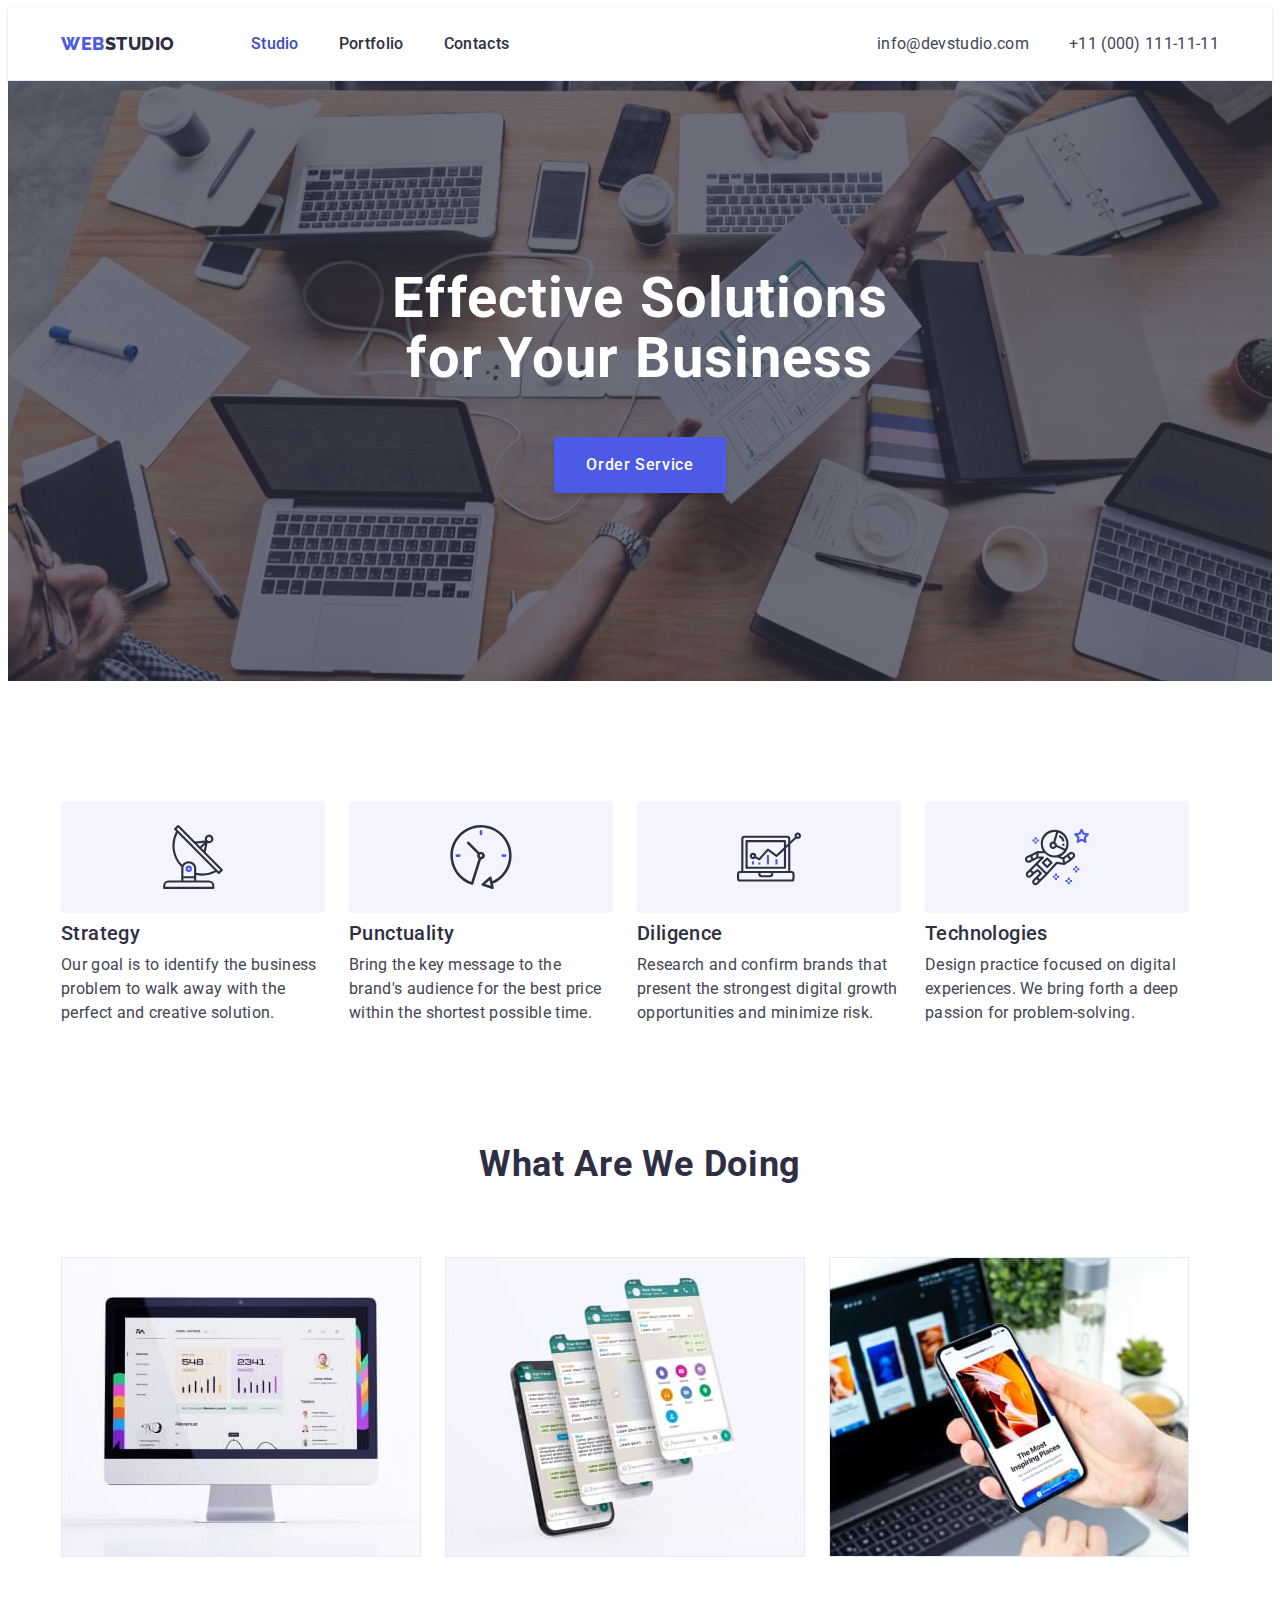
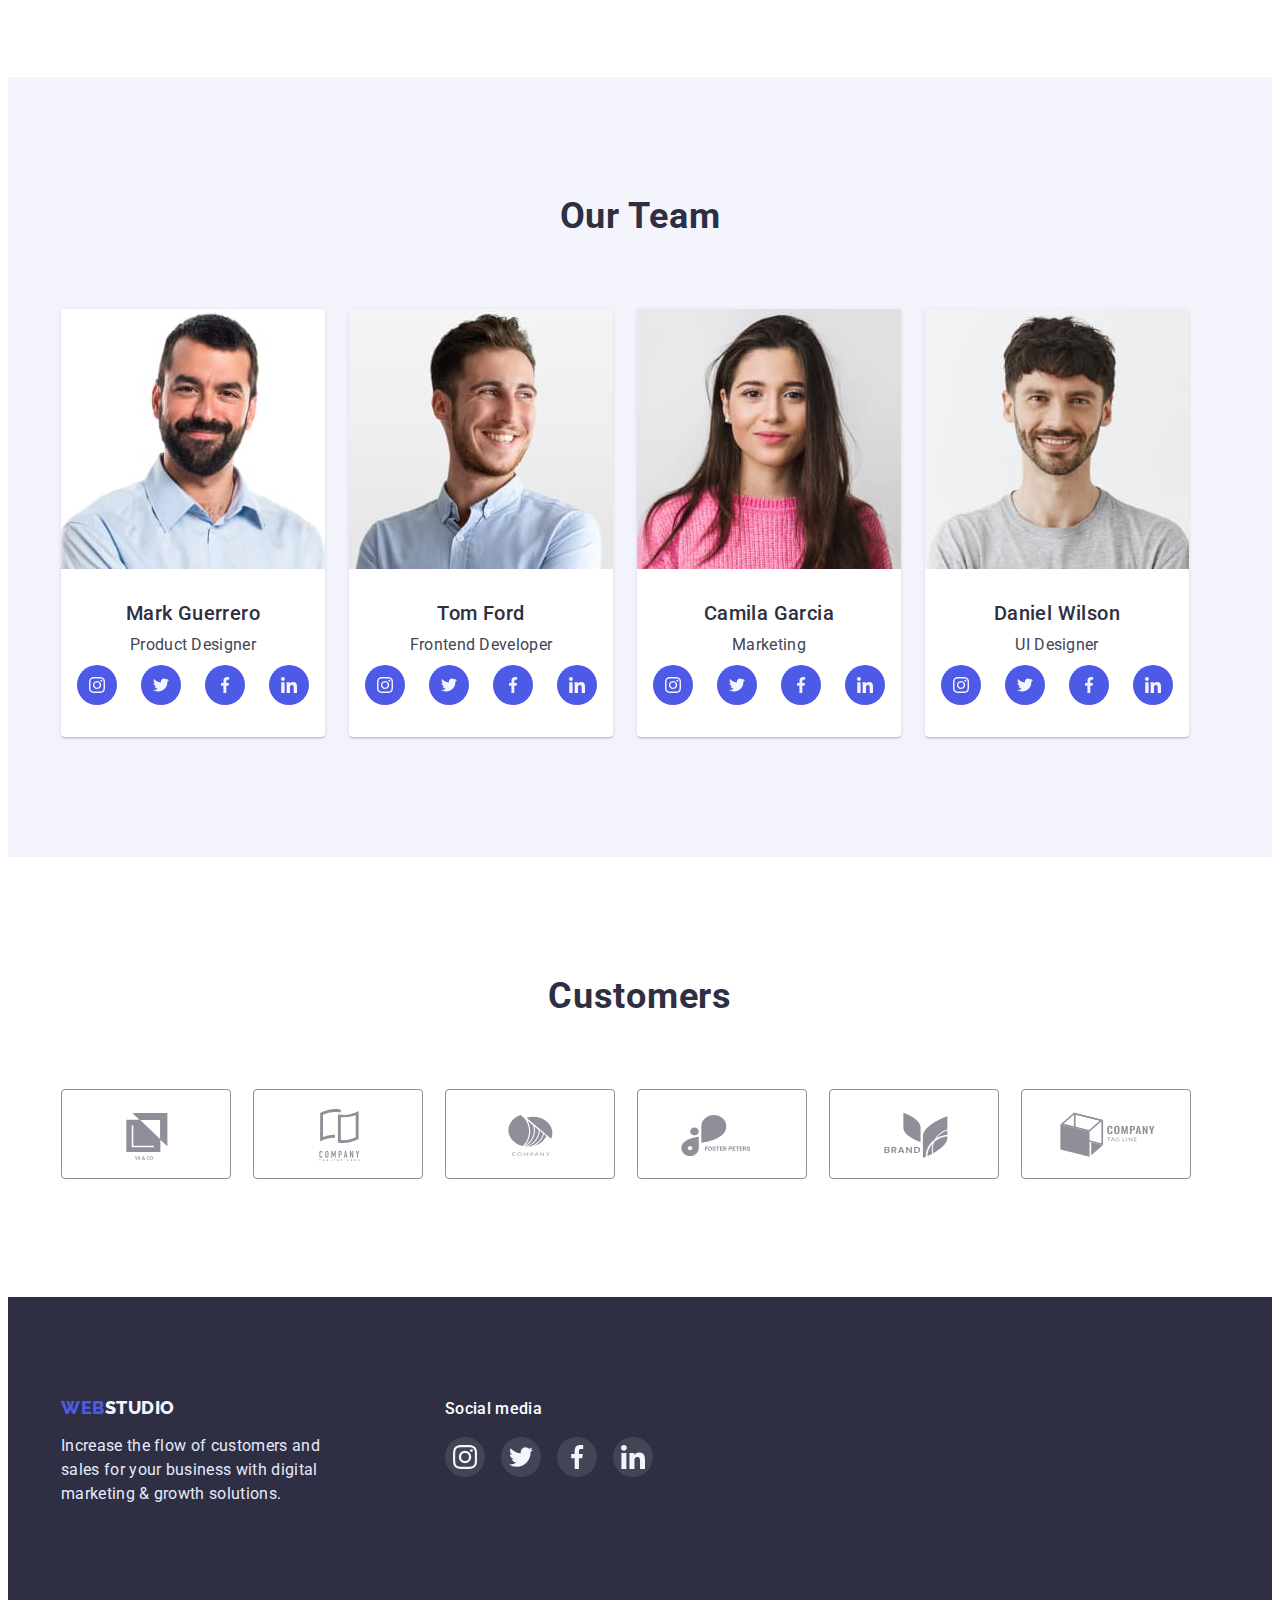
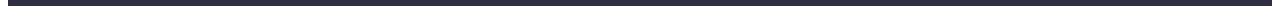
<file: index.html>
<!DOCTYPE html>
<html lang="en">
  <head>
    <meta charset="UTF-8" />
    <meta http-equiv="X-UA-Compatible" content="IE=edge" />
    <meta name="viewport" content="width=device-width, initial-scale=1.0" />
    <title>WebStudio</title>

    <!-- Шрифты -->
    <link rel="preconnect" href="https://fonts.googleapis.com" />
    <link rel="preconnect" href="https://fonts.gstatic.com" crossorigin />
    <link
      href="https://fonts.googleapis.com/css2?family=Raleway:wght@800&family=Roboto:wght@400;500;700;900&display=swap"
      rel="stylesheet"
    />

    <!-- Нормализатор -->
    <link
      rel="stylesheet"
      href="https://cdnjs.cloudflare.com/ajax/libs/modern-normalize/1.1.0/modern-normalize.min.css"
      integrity="sha512-wpPYUAdjBVSE4KJnH1VR1HeZfpl1ub8YT/NKx4PuQ5NmX2tKuGu6U/JRp5y+Y8XG2tV+wKQpNHVUX03MfMFn9Q=="
      crossorigin="anonymous"
      referrerpolicy="no-referrer"
    />

    <!-- Стили -->
    <link rel="stylesheet" href="./css/styles.css" />
  </head>

  <body>
    <!-- Шапка сайта -->
    <header class="page-header">
      <div class="container header-container">
        <!-- Навигация -->
        <nav class="header-nav">
          <!-- Логотип -->
          <a class="header-logo link" href="./index.html"
            ><span class="logo">Web</span>Studio</a
          >
          <ul class="heder-list list">
            <li class="header-item">
              <a class="header-link link current" href="./index.html">Studio</a>
            </li>
            <li class="header-item">
              <a class="header-link link" href="./portfolio.html">Portfolio</a>
            </li>
            <li class="header-item">
              <a class="header-link link" href="#">Contacts</a>
            </li>
          </ul>
        </nav>
        <!-- контакты -->
        <address class="header-contacts">
          <ul class="heder-list list">
            <li class="header-item">
              <a
                class="header-link link contact"
                href="mailto:info@devstudio.com"
                >info@devstudio.com</a
              >
            </li>
            <li class="header-item">
              <a class="header-link link contact" href="tel:+110001111111"
                >+11 (000) 111-11-11</a
              >
            </li>
          </ul>
        </address>
      </div>
    </header>

    <main>
      <!-- секция Герой -->
      <section class="hero">
        <div class="container">
          <h1 class="hero-title">Effective Solutions for Your Business</h1>
          <button class="hero-btn" type="button">Order Service</button>
        </div>
      </section>

      <!-- секция Преимущества -->
      <section class="benefits section">
        <div class="container">
          <h2 class="visually-hidden">Benefits</h2>
          <ul class="benefits-list list card-set">
            <li class="benefits-item card-set-item">
              <div class="benefits-icon-box">
                <svg class="benefits-icon" width="64" height="64">
                  <use href="./images/icons.svg#icon-antenna"></use>
                </svg>
              </div>
              <h3 class="benefits-name">Strategy</h3>
              <p class="benefits-text">
                Our goal is to identify the business problem to walk away with
                the perfect and creative solution.
              </p>
            </li>
            <li class="benefits-item card-set-item">
              <div class="benefits-icon-box">
                <svg class="benefits-icon" width="64" height="64">
                  <use href="./images/icons.svg#icon-clock"></use>
                </svg>
              </div>
              <h3 class="benefits-name">Punctuality</h3>
              <p class="benefits-text">
                Bring the key message to the brand's audience for the best price
                within the shortest possible time.
              </p>
            </li>
            <li class="benefits-item card-set-item">
              <div class="benefits-icon-box">
                <svg class="benefits-icon" width="64" height="64">
                  <use href="./images/icons.svg#icon-diagram"></use>
                </svg>
              </div>
              <h3 class="benefits-name">Diligence</h3>
              <p class="benefits-text">
                Research and confirm brands that present the strongest digital
                growth opportunities and minimize risk.
              </p>
            </li>
            <li class="benefits-item card-set-item">
              <div class="benefits-icon-box">
                <svg class="benefits-icon" width="64" height="64">
                  <use href="./images/icons.svg#icon-astronaut"></use>
                </svg>
              </div>
              <h3 class="benefits-name">Technologies</h3>
              <p class="benefits-text">
                Design practice focused on digital experiences. We bring forth a
                deep passion for problem-solving.
              </p>
            </li>
          </ul>
        </div>
      </section>

      <!-- секция Наш сервис -->
      <section class="services section">
        <div class="container">
          <h2 class="services-title">What are we doing</h2>
          <ul class="services-list list card-set">
            <li class="services-item card-set-item">
              <img
                src="./images/img/img1.jpg"
                alt="work overview"
                width="360"
                height="300"
              />
            </li>
            <li class="services-item card-set-item">
              <img
                src="./images/img/img2.jpg"
                alt="work overview"
                width="360"
                height="300"
              />
            </li>
            <li class="services-item card-set-item">
              <img
                src="./images/img/img3.jpg"
                alt="work overview"
                width="360"
                height="300"
              />
            </li>
          </ul>
        </div>
      </section>

      <!-- секция Наша команда -->
      <section class="team section">
        <div class="container">
          <h2 class="team-title">Our Team</h2>
          <ul class="team-list list card-set">
            <li class="team-item card-set-item">
              <img
                src="./images/team/team1.jpg"
                alt="Mark"
                width="264"
                height="260"
              />
              <h3 class="team-name">Mark Guerrero</h3>
              <p class="team-text">Product Designer</p>
              <ul class="team-socials list">
                <li>
                  <a
                    class="socials-link"
                    href="https://instagram.com"
                    aria-label="Instagram"
                    target="_blank"
                    rel="noreferrer noopener"
                  >
                    <svg class="socials-icon" width="16" height="16">
                      <use href="./images/icons.svg#icon-instagram"></use>
                    </svg>
                  </a>
                </li>
                <li>
                  <a
                    class="socials-link"
                    href="https://twitter.com"
                    aria-label="Twitter"
                    target="_blank"
                    rel="noreferrer noopener"
                  >
                    <svg class="socials-icon" width="16" height="16">
                      <use href="./images/icons.svg#icon-twitter"></use>
                    </svg>
                  </a>
                </li>
                <li>
                  <a
                    class="socials-link"
                    href="https://facebook.com"
                    aria-label="Facebook"
                    target="_blank"
                    rel="noreferrer noopener"
                  >
                    <svg class="socials-icon" width="16" height="16">
                      <use href="./images/icons.svg#icon-facebook"></use>
                    </svg>
                  </a>
                </li>
                <li>
                  <a
                    class="socials-link"
                    href="https://linkedin.com"
                    aria-label="Linkedin"
                    target="_blank"
                    rel="noreferrer noopener"
                  >
                    <svg class="socials-icon" width="16" height="16">
                      <use href="./images/icons.svg#icon-linkedin"></use>
                    </svg>
                  </a>
                </li>
              </ul>
            </li>
            <li class="team-item card-set-item">
              <img
                src="./images/team/team2.jpg"
                alt="Tom"
                width="264"
                height="260"
              />
              <h3 class="team-name">Tom Ford</h3>
              <p class="team-text">Frontend Developer</p>
              <ul class="team-socials list">
                <li>
                  <a
                    class="socials-link"
                    href="https://instagram.com"
                    aria-label="Instagram"
                    target="_blank"
                    rel="noreferrer noopener"
                  >
                    <svg class="socials-icon" width="16" height="16">
                      <use href="./images/icons.svg#icon-instagram"></use>
                    </svg>
                  </a>
                </li>
                <li>
                  <a
                    class="socials-link"
                    href="https://twitter.com"
                    aria-label="Twitter"
                    target="_blank"
                    rel="noreferrer noopener"
                  >
                    <svg class="socials-icon" width="16" height="16">
                      <use href="./images/icons.svg#icon-twitter"></use>
                    </svg>
                  </a>
                </li>
                <li>
                  <a
                    class="socials-link"
                    href="https://facebook.com"
                    aria-label="Facebook"
                    target="_blank"
                    rel="noreferrer noopener"
                  >
                    <svg class="socials-icon" width="16" height="16">
                      <use href="./images/icons.svg#icon-facebook"></use>
                    </svg>
                  </a>
                </li>
                <li>
                  <a
                    class="socials-link"
                    href="https://linkedin.com"
                    aria-label="Linkedin"
                    target="_blank"
                    rel="noreferrer noopener"
                  >
                    <svg class="socials-icon" width="16" height="16">
                      <use href="./images/icons.svg#icon-linkedin"></use>
                    </svg>
                  </a>
                </li>
              </ul>
            </li>
            <li class="team-item card-set-item">
              <img
                src="./images/team/team3.jpg"
                alt="Camila"
                width="264"
                height="260"
              />
              <h3 class="team-name">Camila Garcia</h3>
              <p class="team-text">Marketing</p>
              <ul class="team-socials list">
                <li>
                  <a
                    class="socials-link"
                    href="https://instagram.com"
                    aria-label="Instagram"
                    target="_blank"
                    rel="noreferrer noopener"
                  >
                    <svg class="socials-icon" width="16" height="16">
                      <use href="./images/icons.svg#icon-instagram"></use>
                    </svg>
                  </a>
                </li>
                <li>
                  <a
                    class="socials-link"
                    href="https://twitter.com"
                    aria-label="Twitter"
                    target="_blank"
                    rel="noreferrer noopener"
                  >
                    <svg class="socials-icon" width="16" height="16">
                      <use href="./images/icons.svg#icon-twitter"></use>
                    </svg>
                  </a>
                </li>
                <li>
                  <a
                    class="socials-link"
                    href="https://facebook.com"
                    aria-label="Facebook"
                    target="_blank"
                    rel="noreferrer noopener"
                  >
                    <svg class="socials-icon" width="16" height="16">
                      <use href="./images/icons.svg#icon-facebook"></use>
                    </svg>
                  </a>
                </li>
                <li>
                  <a
                    class="socials-link"
                    href="https://linkedin.com"
                    aria-label="Linkedin"
                    target="_blank"
                    rel="noreferrer noopener"
                  >
                    <svg class="socials-icon" width="16" height="16">
                      <use href="./images/icons.svg#icon-linkedin"></use>
                    </svg>
                  </a>
                </li>
              </ul>
            </li>
            <li class="team-item card-set-item">
              <img
                src="./images/team/team4.jpg"
                alt="Daniel"
                width="264"
                height="260"
              />
              <h3 class="team-name">Daniel Wilson</h3>
              <p class="team-text">UI Designer</p>
              <ul class="team-socials list">
                <li>
                  <a
                    class="socials-link"
                    href="https://instagram.com"
                    aria-label="Instagram"
                    target="_blank"
                    rel="noreferrer noopener"
                  >
                    <svg class="socials-icon" width="16" height="16">
                      <use href="./images/icons.svg#icon-instagram"></use>
                    </svg>
                  </a>
                </li>
                <li>
                  <a
                    class="socials-link"
                    href="https://twitter.com"
                    aria-label="Twitter"
                    target="_blank"
                    rel="noreferrer noopener"
                  >
                    <svg class="socials-icon" width="16" height="16">
                      <use href="./images/icons.svg#icon-twitter"></use>
                    </svg>
                  </a>
                </li>
                <li>
                  <a
                    class="socials-link"
                    href="https://facebook.com"
                    aria-label="Facebook"
                    target="_blank"
                    rel="noreferrer noopener"
                  >
                    <svg class="socials-icon" width="16" height="16">
                      <use href="./images/icons.svg#icon-facebook"></use>
                    </svg>
                  </a>
                </li>
                <li>
                  <a
                    class="socials-link"
                    href="https://linkedin.com"
                    aria-label="Linkedin"
                    target="_blank"
                    rel="noreferrer noopener"
                  >
                    <svg class="socials-icon" width="16" height="16">
                      <use href="./images/icons.svg#icon-linkedin"></use>
                    </svg>
                  </a>
                </li>
              </ul>
            </li>
          </ul>
        </div>
      </section>

      <!-- секция Клиенты -->
      <section class="customers section">
        <div class="container">
          <h2 class="customers-title">Customers</h2>
          <ul class="customers-list list card-set">
            <li class="customers-item card-set-item">
              <a
                class="customers-link"
                href="#"
                target="_blank"
                rel="noreferrer noopener"
                ><svg class="customers-icon" width="104" height="56">
                  <use href="./images/icons.svg#icon-client1"></use>
                </svg>
              </a>
            </li>
            <li class="customers-item card-set-item">
              <a
                class="customers-link"
                href="#"
                target="_blank"
                rel="noreferrer noopener"
                ><svg class="customers-icon" width="104" height="56">
                  <use href="./images/icons.svg#icon-client2"></use>
                </svg>
              </a>
            </li>
            <li class="customers-item card-set-item">
              <a
                class="customers-link"
                href="#"
                target="_blank"
                rel="noreferrer noopener"
                ><svg class="customers-icon" width="104" height="56">
                  <use href="./images/icons.svg#icon-client3"></use>
                </svg>
              </a>
            </li>
            <li class="customers-item card-set-item">
              <a
                class="customers-link"
                href="#"
                target="_blank"
                rel="noreferrer noopener"
                ><svg class="customers-icon" width="104" height="56">
                  <use href="./images/icons.svg#icon-client4"></use>
                </svg>
              </a>
            </li>
            <li class="customers-item card-set-item">
              <a
                class="customers-link"
                href="#"
                target="_blank"
                rel="noreferrer noopener"
                ><svg class="customers-icon" width="104" height="56">
                  <use href="./images/icons.svg#icon-client5"></use>
                </svg>
              </a>
            </li>
            <li class="customers-item card-set-item">
              <a
                class="customers-link"
                href="#"
                target="_blank"
                rel="noreferrer noopener"
                ><svg class="customers-icon" width="104" height="56">
                  <use href="./images/icons.svg#icon-client6"></use>
                </svg>
              </a>
            </li>
          </ul>
        </div>
      </section>
    </main>

    <!-- Подвал -->
    <footer class="page-footer">
      <div class="container footer-container">
        <div class="footer-wrapper">
          <a class="footer-logo link" href="./index.html"
            ><span class="logo">Web</span>Studio</a
          >
          <p class="footer-text">
            Increase the flow of customers and sales for your business with
            digital marketing & growth solutions.
          </p>
        </div>

        <div class="footer-icon">
          <h3 class="footer-title">Social media</h3>
          <ul class="footer-socials list">
            <li>
              <a
                class="socials-link footer-socials-link"
                href="https://instagram.com"
                aria-label="Instagram"
                target="_blank"
                rel="noreferrer noopener"
              >
                <svg class="socials-icon" width="24" height="24">
                  <use href="./images/icons.svg#icon-instagram"></use>
                </svg>
              </a>
            </li>
            <li>
              <a
                class="socials-link footer-socials-link"
                href="https://twitter.com"
                aria-label="Twitter"
                target="_blank"
                rel="noreferrer noopener"
              >
                <svg class="socials-icon" width="24" height="24">
                  <use href="./images/icons.svg#icon-twitter"></use>
                </svg>
              </a>
            </li>
            <li>
              <a
                class="socials-link footer-socials-link"
                href="https://facebook.com"
                aria-label="Facebook"
                target="_blank"
                rel="noreferrer noopener"
              >
                <svg class="socials-icon" width="24" height="24">
                  <use href="./images/icons.svg#icon-facebook"></use>
                </svg>
              </a>
            </li>
            <li>
              <a
                class="socials-link footer-socials-link"
                href="https://linkedin.com"
                aria-label="Linkedin"
                target="_blank"
                rel="noreferrer noopener"
              >
                <svg class="socials-icon" width="24" height="24">
                  <use href="./images/icons.svg#icon-linkedin"></use>
                </svg>
              </a>
            </li>
          </ul>
        </div>
      </div>
    </footer>
  </body>
</html>
</file>
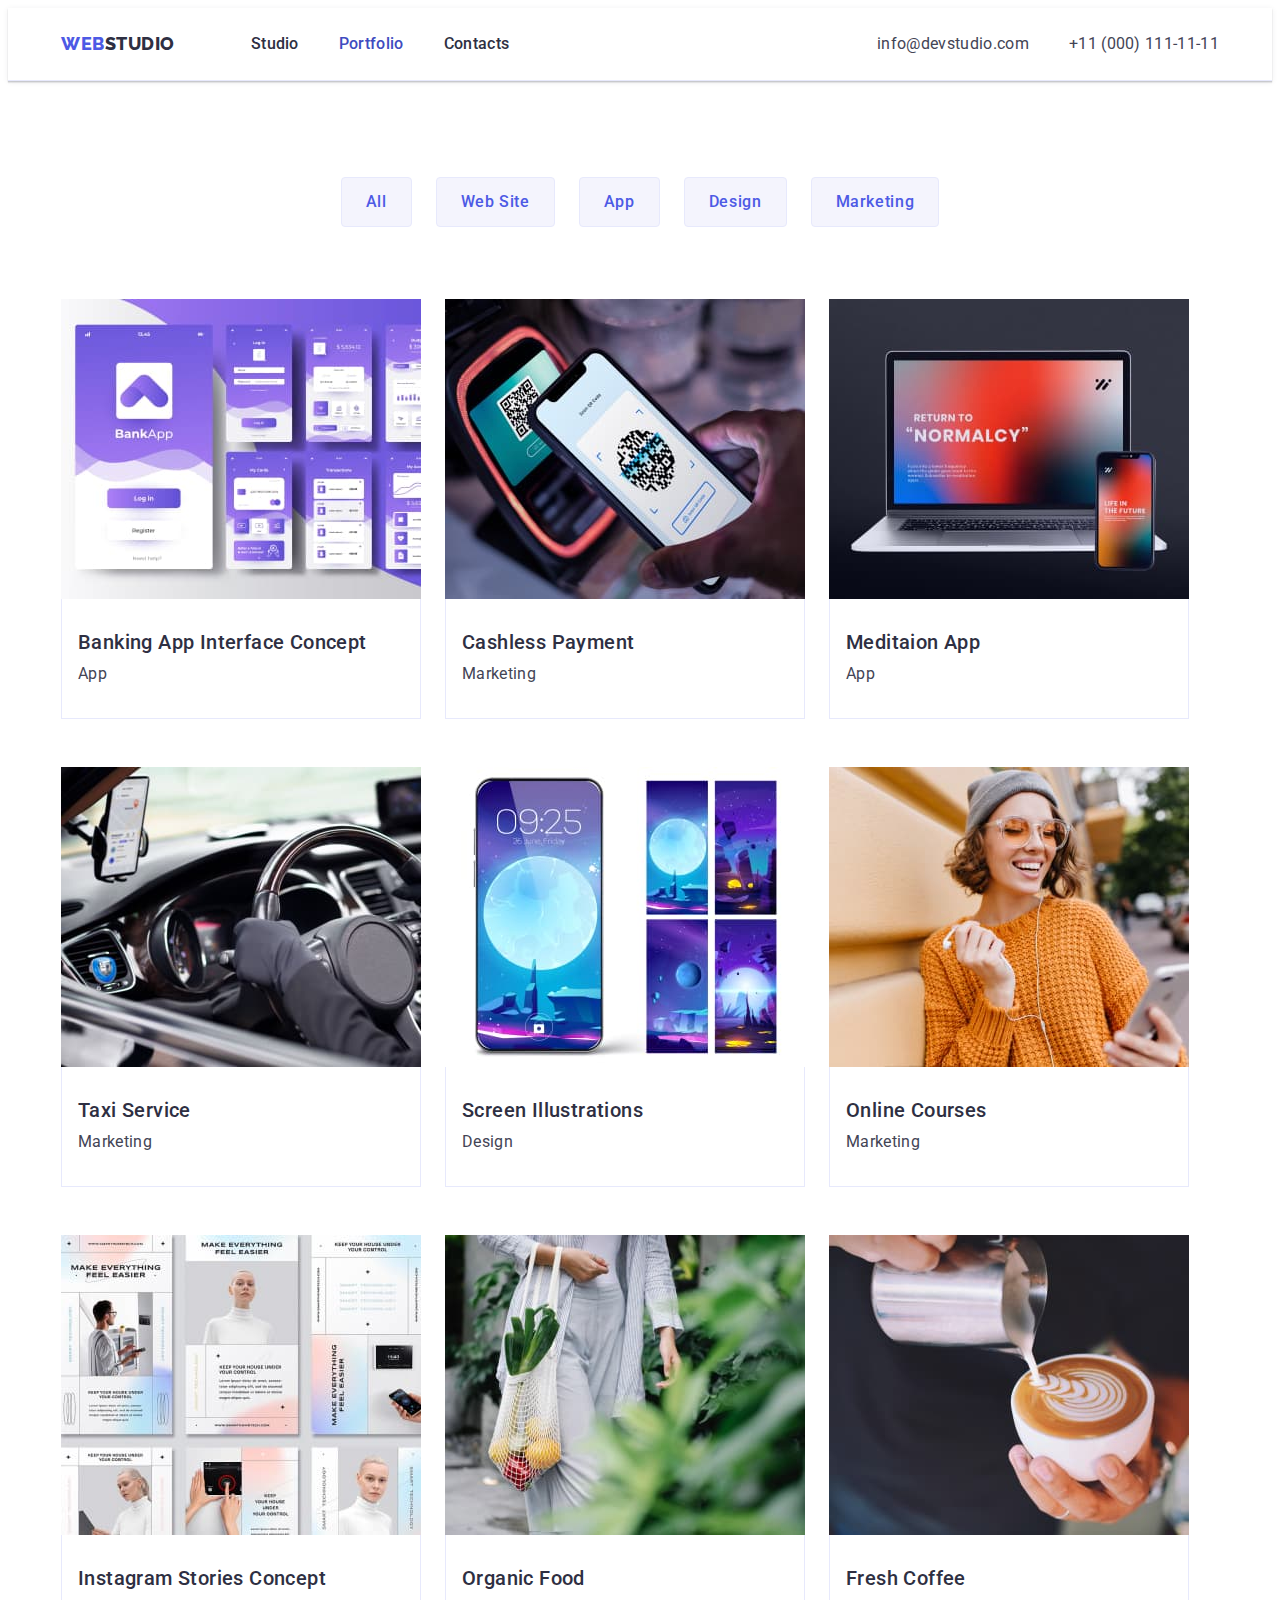
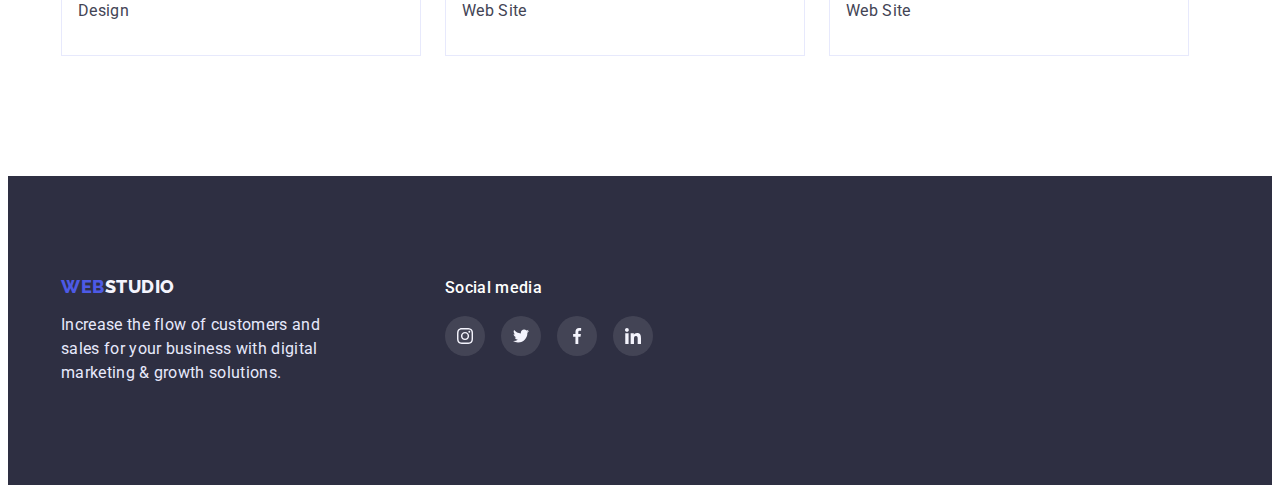
<file: portfolio.html>
<!DOCTYPE html>
<html lang="en">
  <head>
    <meta charset="UTF-8" />
    <meta http-equiv="X-UA-Compatible" content="IE=edge" />
    <meta name="viewport" content="width=device-width, initial-scale=1.0" />
    <title>WebStudio</title>

    <!-- Шрифты -->
    <link rel="preconnect" href="https://fonts.googleapis.com" />
    <link rel="preconnect" href="https://fonts.gstatic.com" crossorigin />
    <link
      href="https://fonts.googleapis.com/css2?family=Raleway:wght@800&family=Roboto:wght@400;500;700;900&display=swap"
      rel="stylesheet"
    />

    <!-- Нормализатор -->
    <link
      rel="stylesheet"
      href="https://cdnjs.cloudflare.com/ajax/libs/modern-normalize/1.1.0/modern-normalize.min.css"
      integrity="sha512-wpPYUAdjBVSE4KJnH1VR1HeZfpl1ub8YT/NKx4PuQ5NmX2tKuGu6U/JRp5y+Y8XG2tV+wKQpNHVUX03MfMFn9Q=="
      crossorigin="anonymous"
      referrerpolicy="no-referrer"
    />

    <!-- Стили -->
    <link rel="stylesheet" href="./css/styles.css" />
  </head>

  <body>
    <!-- Шапка сайта -->
    <header class="page-header">
      <div class="container header-container">
        <!-- Навигация -->
        <nav class="header-nav">
          <!-- Логотип -->
          <a class="header-logo link" href="./index.html"
            ><span class="logo">Web</span>Studio</a
          >
          <ul class="heder-list list">
            <li class="header-item">
              <a class="header-link link" href="./index.html">Studio</a>
            </li>
            <li class="header-item">
              <a class="header-link link current" href="./portfolio.html"
                >Portfolio</a
              >
            </li>
            <li class="header-item">
              <a class="header-link link" href="#">Contacts</a>
            </li>
          </ul>
        </nav>
        <!-- контакты -->
        <address class="header-contacts">
          <ul class="heder-list list">
            <li class="header-item">
              <a
                class="header-link link contact"
                href="mailto:info@devstudio.com"
                >info@devstudio.com</a
              >
            </li>
            <li class="header-item">
              <a class="header-link link contact" href="tel:+110001111111"
                >+11 (000) 111-11-11</a
              >
            </li>
          </ul>
        </address>
      </div>
    </header>

    <main>
      <!-- секция Портфолио -->
      <section class="portfolio section">
        <div class="container">
          <h1 class="visually-hidden">Portfolio</h1>
          <!-- Фильтр -->
          <ul class="portfolio-buttons list">
            <li>
              <button class="button btn-active" type="button">All</button>
            </li>
            <li>
              <button class="button" type="button">Web Site</button>
            </li>
            <li>
              <button class="button" type="button">App</button>
            </li>
            <li>
              <button class="button" type="button">Design</button>
            </li>
            <li>
              <button class="button" type="button">Marketing</button>
            </li>
          </ul>
          <!-- Наши работы -->
          <ul class="portfolio-list list card-set">
            <li class="portfolio-item card-set-item">
              <a class="link portfolio-link" href="#">
                <img
                  src="./images/portfolio/img1.jpg"
                  alt="Banking App Interface Concept"
                  width="360"
                  height="300"
                />
                <div class="porfolio-card-content">
                  <h2 class="portfolio-title">Banking App Interface Concept</h2>
                  <p class="portfolio-text">App</p>
                </div>
              </a>
            </li>
            <li class="portfolio-item card-set-item">
              <a class="portfolio-link link" href="#">
                <img
                  src="./images/portfolio/img2.jpg"
                  alt="Cashless Payment"
                  width="360"
                  height="300"
                />
                <div class="porfolio-card-content">
                  <h2 class="portfolio-title">Cashless Payment</h2>
                  <p class="portfolio-text">Marketing</p>
                </div>
              </a>
            </li>
            <li class="portfolio-item card-set-item">
              <a class="portfolio-link link" href="#">
                <img
                  src="./images/portfolio/img3.jpg"
                  alt="Meditaion App"
                  width="360"
                  height="300"
                />
                <div class="porfolio-card-content">
                  <h2 class="portfolio-title">Meditaion App</h2>
                  <p class="portfolio-text">App</p>
                </div>
              </a>
            </li>
            <li class="portfolio-item card-set-item">
              <a class="portfolio-link link" href="#">
                <img
                  src="./images/portfolio/img4.jpg"
                  alt="Taxi Service"
                  width="360"
                  height="300"
                />
                <div class="porfolio-card-content">
                  <h2 class="portfolio-title">Taxi Service</h2>
                  <p class="portfolio-text">Marketing</p>
                </div>
              </a>
            </li>
            <li class="portfolio-item card-set-item">
              <a class="portfolio-link link" href="#">
                <img
                  src="./images/portfolio/img5.jpg"
                  alt="Screen Illustrations"
                  width="360"
                  height="300"
                />
                <div class="porfolio-card-content">
                  <h2 class="portfolio-title">Screen Illustrations</h2>
                  <p class="portfolio-text">Design</p>
                </div>
              </a>
            </li>
            <li class="portfolio-item card-set-item">
              <a class="portfolio-link link" href="#">
                <img
                  src="./images/portfolio/img6.jpg"
                  alt="Online Courses"
                  width="360"
                  height="300"
                />
                <div class="porfolio-card-content">
                  <h2 class="portfolio-title">Online Courses</h2>
                  <p class="portfolio-text">Marketing</p>
                </div>
              </a>
            </li>
            <li class="portfolio-item card-set-item">
              <a class="portfolio-link link" href="#">
                <img
                  src="./images/portfolio/img7.jpg"
                  alt="Instagram Stories Concept"
                  width="360"
                  height="300"
                />
                <div class="porfolio-card-content">
                  <h2 class="portfolio-title">Instagram Stories Concept</h2>
                  <p class="portfolio-text">Design</p>
                </div>
              </a>
            </li>
            <li class="portfolio-item card-set-item">
              <a class="portfolio-link link" href="#">
                <img
                  src="./images/portfolio/img8.jpg"
                  alt="Organic Food"
                  width="360"
                  height="300"
                />
                <div class="porfolio-card-content">
                  <h2 class="portfolio-title">Organic Food</h2>
                  <p class="portfolio-text">Web Site</p>
                </div>
              </a>
            </li>
            <li class="portfolio-item card-set-item">
              <a class="portfolio-link link" href="#">
                <img
                  src="./images/portfolio/img9.jpg"
                  alt="Fresh Coffee"
                  width="360"
                  height="300"
                />
                <div class="porfolio-card-content">
                  <h2 class="portfolio-title">Fresh Coffee</h2>
                  <p class="portfolio-text">Web Site</p>
                </div>
              </a>
            </li>
          </ul>
        </div>
      </section>
    </main>

    <!-- Подвал -->
    <footer class="page-footer">
      <div class="container footer-container">
        <div class="footer-wrapper">
          <a class="footer-logo link" href="./index.html"
            ><span class="logo">Web</span>Studio</a
          >
          <p class="footer-text">
            Increase the flow of customers and sales for your business with
            digital marketing & growth solutions.
          </p>
        </div>

        <div class="footer-icon">
          <h3 class="footer-title">Social media</h3>
          <ul class="footer-socials list">
            <li>
              <a
                class="socials-link footer-socials-link"
                href="https://instagram.com"
                aria-label="Instagram"
                target="_blank"
                rel="noreferrer noopener"
              >
                <svg class="socials-icon" width="16" height="16">
                  <use href="./images/icons.svg#icon-instagram"></use>
                </svg>
              </a>
            </li>
            <li>
              <a
                class="socials-link footer-socials-link"
                href="https://twitter.com"
                aria-label="Twitter"
                target="_blank"
                rel="noreferrer noopener"
              >
                <svg class="socials-icon" width="16" height="16">
                  <use href="./images/icons.svg#icon-twitter"></use>
                </svg>
              </a>
            </li>
            <li>
              <a
                class="socials-link footer-socials-link"
                href="https://facebook.com"
                aria-label="Facebook"
                target="_blank"
                rel="noreferrer noopener"
              >
                <svg class="socials-icon" width="16" height="16">
                  <use href="./images/icons.svg#icon-facebook"></use>
                </svg>
              </a>
            </li>
            <li>
              <a
                class="socials-link footer-socials-link"
                href="https://linkedin.com"
                aria-label="Linkedin"
                target="_blank"
                rel="noreferrer noopener"
              >
                <svg class="socials-icon" width="16" height="16">
                  <use href="./images/icons.svg#icon-linkedin"></use>
                </svg>
              </a>
            </li>
          </ul>
        </div>
      </div>
    </footer>
  </body>
</html>
</file>
<file: css/styles.css>
:root {
  /* fonts */
  --main-font: Roboto, sans-serif;
  --logo-font: Raleway, sans-serif;

  /* text colors  */
  --title-text-color: #ffffff;
  --primary-text-color: #434455;
  --secondary-text-color: #2e2f42;
  --footer-logo-text-color: #f4f4fd;
  --footer-text-color: #e7e9fc;

  /* bg colors  */
  --page-background-color: #ffffff;
  --primary-background-color: #4d5ae5;
  --accent-background-color: #404bbf;
  --hero-background-color: #2e2f42;
  --team-background-color: #f4f4fd;

  /* others */
  --indent: 24px;
  --items: 3;
}

body {
  font-family: var(--main-font);
  color: var(--primary-text-color);
  background-color: var(--page-background-color);
}

/* reset */

/*#region base style*/
.link {
  text-decoration: none;
  color: currentColor;
}

.list {
  list-style: none;
  padding: 0;
  margin: 0;
}

h1,
h2,
h3,
h4,
h5,
h6,
p {
  margin: 0;
}

img {
  display: block;
  max-width: 100%;
  height: auto;
}

.section {
  padding-top: 120px;
  padding-bottom: 120px;
}

.container {
  width: 100%;
  max-width: 1158px;
  padding: 0 15px;
  margin: 0 auto;

  /* outline: 2px solid red;
  outline-offset: -2px; */
}

/* card-set - набор карточек */

.card-set {
  display: flex;
  flex-wrap: wrap;
  gap: var(--indent);
}

.card-set-item {
  flex-basis: calc(100% - var(--indent) * (var(--items)-1)) / var(--items);
}

/*#endregion base style*/

/* секция Хедер */

/*#region header*/

.page-header {
  border-bottom: 1px solid #e7e9fc;
  box-shadow: 0px 2px 1px rgba(46, 47, 66, 0.08), 0px 1px 1px rgba(46, 47, 66, 0.16), 0px 1px 6px rgba(46, 47, 66, 0.08);
}

.header-container {
  display: flex;
  align-items: center;
}

/* Навигация */

.header-nav {
  display: flex;
  align-items: center;
}

/* Логотип */

.header-logo {
  margin-right: 76px;
  padding: 24px 0;

  font-family: var(--logo-font);
  font-weight: 800;
  font-size: 18px;
  line-height: 1.33;
  letter-spacing: 0.03em;
  text-transform: uppercase;
  color: var(--secondary-text-color);
}

.logo {
  color: var(--primary-background-color);
}

/* Навигация */

.heder-list {
  display: flex;
  gap: 40px;

  color: var(--secondary-text-color);
}

.header-link {
  display: block;
  padding: 24px 0;

  font-weight: 500;
  font-size: 16px;
  line-height: 1.5;
  letter-spacing: 0.02em;
}

.header-link:hover,
.header-link:focus {
  color: var(--accent-background-color);
}

.current {
  color: var(--accent-background-color);
}

/* Контакты */

.header-contacts {
  margin-left: auto;
}

.contact {
  font-style: normal;
  font-weight: 400;
  font-size: 16px;
  line-height: 1.5;
  letter-spacing: 0.02em;
  color: var(--primary-text-color);
}

/*#endregion header*/

/* секция Герой */

/*#region hero*/

.hero {
  max-width: 1440px;
  padding-top: 188px;
  padding-bottom: 188px;
  margin: 0 auto;
  background-size: cover;
  text-align: center;
  background-color: var(--hero-background-color);
  background-image: linear-gradient(
      rgba(46, 47, 66, 0.7),
      rgba(46, 47, 66, 0.7)
    ),
    url(../images/hero.jpg);
}

.hero-title {
  margin: 0 auto;
  max-width: 496px;
  margin-bottom: 48px;

  font-size: 56px;
  line-height: 1.07;
  text-align: center;
  letter-spacing: 0.02em;
  color: var(--title-text-color);
}

.hero-btn {
  padding: 16px 32px;
  min-width: 169px;
  min-height: 56px;

  font-family: inherit;
  cursor: pointer;
  font-weight: 500;
  font-size: 16px;
  line-height: 1.5;
  letter-spacing: 0.04em;
  color: var(--title-text-color);

  background-color: var(--primary-background-color);
  box-shadow: 0px 4px 4px rgba(0, 0, 0, 0.15);
  border-radius: 4px;
  border: 0px;
}

.hero-btn:hover,
.hero-btn:focus {
  background-color: var(--accent-background-color);
}

/*#endregion hero*/

/* секция Преимущества */

/*#region benefits*/

.benefits {
  padding-bottom: 0;
}

.visually-hidden {
  position: absolute;
  white-space: nowrap;
  width: 1px;
  height: 1px;
  overflow: hidden;
  border: 0;
  padding: 0;
  clip: rect(0 0 0 0);
  clip-path: inset(50%);
  margin: -1px;
}

.benefits-list {
  --items: 4;
}

.benefits-item {
  max-width: 264px;
}

.benefits-icon-box {
  width: 100%;
  height: 112px;
  margin-bottom: 08px;

  display: flex;
  justify-content: center;
  align-items: center;

  background-color: var(--team-background-color);
  border-radius: 4px;
}

.benefits-name {
  margin-bottom: 8px;

  font-weight: 500;
  font-size: 20px;
  line-height: 1.2;
  letter-spacing: 0.02em;
  color: var(--secondary-text-color);
}

.benefits-text {
  font-size: 16px;
  line-height: 1.5;
  letter-spacing: 0.02em;
}

/*#endregion benefits*/

/* секция Наш сервис */

/*#region services*/

.services-title {
  margin-bottom: 72px;

  font-size: 36px;
  line-height: 1.11;
  letter-spacing: 0.02em;
  text-transform: capitalize;
  text-align: center;
  color: var(--secondary-text-color);
}

/*#endregion services*/

/* секция Наша команда */

/*#region team*/

.team {
  background-color: var(--team-background-color);
}

.team-title {
  margin-bottom: 72px;

  font-size: 36px;
  line-height: 1.11;
  letter-spacing: 0.02em;
  text-transform: capitalize;
  text-align: center;
  color: var(--secondary-text-color);
}

.team-list {
  --items: 4;
}

.team-item {
  padding-bottom: 32px;

  background-color: var(--page-background-color);
  border-radius: 0px 0px 4px 4px;
  box-shadow: 0px 1px 6px rgba(46, 47, 66, 0.08),
    0px 1px 1px rgba(46, 47, 66, 0.16), 0px 2px 1px rgba(46, 47, 66, 0.08);
}

.team-name {
  margin-top: 32px;
  margin-bottom: 8px;

  font-weight: 500;
  font-size: 20px;
  line-height: 1.2;
  letter-spacing: 0.02em;
  text-align: center;
  color: var(--secondary-text-color);
}

.team-text {
  font-size: 16px;
  line-height: 1.5;
  letter-spacing: 0.02em;
  text-align: center;
  margin-bottom: 08px;
}

.team-socials {
  display: flex;
  gap: 24px;
  justify-content: center;
  align-items: center;
}

.socials-link {
  width: 40px;
  height: 40px;

  display: flex;
  justify-content: center;
  align-items: center;

  border-radius: 50%;
  background-color: var(--primary-background-color);
}

.socials-link:hover,
.socials-link:focus {
  background-color: var(--accent-background-color);
}

.socials-icon {
  fill: var(--footer-logo-text-color);
}

/*#endregion team*/

/* секция Клиенты */

/*#region customers*/

.customers-title {
  margin-bottom: 72px;

  font-size: 36px;
  line-height: 1.11;
  letter-spacing: 0.02em;
  text-transform: capitalize;
  text-align: center;
  color: var(--secondary-text-color);
}

.customers-list {
  --items: 6;
}

.customers-item {
  width: 168px;
  height: 88px;
}

.customers-link {
  width: 100%;
  height: 100%;
  display: flex;
  justify-content: center;
  align-items: center;

  border-radius: 4px;
  border: 1px solid #8e8f99;
}

.customers-link:hover,
.customers-link:focus {
  border-color: #404bbf;
}

.customers-icon {
  fill: #8e8f99;
}

.customers-link:hover .customers-icon,
.customers-link:focus .customers-icon {
  fill: #404bbf;
}

/*#endregion customers*/

/* Подвал */

/*#region footer*/

.page-footer {
  padding-top: 100px;
  padding-bottom: 100px;

  background-color: var(--hero-background-color);
}

.footer-container {
  display: flex;
}

.footer-logo {
  font-family: var(--logo-font);
  font-weight: 800;
  font-size: 18px;
  line-height: 1.2;
  letter-spacing: 0.03em;
  text-transform: uppercase;
  color: var(--footer-logo-text-color);
}

.footer-text {
  max-width: 264px;
  margin-top: 16px;

  font-size: 16px;
  line-height: 1.5;
  letter-spacing: 0.02em;
  color: var(--footer-text-color);
}

.footer-icon {
  margin-left: 120px;
}

.footer-title {
  margin-bottom: 16px;

  font-weight: 500;
  font-size: 16px;
  line-height: 1.5;
  letter-spacing: 0.02em;

  color: var(--title-text-color);
}

.footer-socials {
  display: flex;
  align-items: center;
  gap: 16px;
}

.footer-socials-link {
  background-color: rgba(255, 255, 255, 0.1);
}

.footer-socials-link:hover,
.footer-socials-link:focus {
  background-color: #31d0aa;
}

/*#endregion footer*/

/* секция Портфолио */

/*#region portfolio*/

/* Фильтры */

/*#region portfolio-filters*/

.portfolio {
  padding-top: 96px;
}

.portfolio-buttons {
  margin-bottom: 72px;

  display: flex;
  justify-content: center;
  align-items: center;
  gap: var(--indent);
}

.button {
  font-family: inherit;
  cursor: pointer;
  font-weight: 500;
  font-size: 16px;
  line-height: 1.5;
  letter-spacing: 0.04em;
  text-align: center;
  color: var(--primary-background-color);

  background-color: var(--team-background-color);
  border: 1px solid #e7e9fc;
  border-radius: 4px;
  min-height: 48px;
  padding: 12px 24px;
}

/* .btn-active {
  color: var(--title-text-color);
  background-color: var(--accent-background-color);
  box-shadow: 0px 3px 1px rgba(0, 0, 0, 0.1), 0px 2px 1px rgba(0, 0, 0, 0.08),
    0px 2px 2px rgba(0, 0, 0, 0.12);
} */

.button:hover,
.button:focus {
  color: var(--title-text-color);
  background-color: var(--accent-background-color);
  border-color: transparent;
  box-shadow: 0px 3px 1px rgba(0, 0, 0, 0.1), 0px 2px 1px rgba(0, 0, 0, 0.08),
    0px 2px 2px rgba(0, 0, 0, 0.12);
}

/*#endregion portfolio-filters*/

/* Наши работы */

/*#region our work*/

.portfolio-list {
  display: flex;
  flex-wrap: wrap;

  --indent: 48px 24px;
}

.portfolio-link {
  display: block;
}

.portfolio-link:hover {
  box-shadow: 0px 1px 6px rgba(46, 47, 66, 0.08),
    0px 1px 1px rgba(46, 47, 66, 0.16), 0px 2px 1px rgba(46, 47, 66, 0.08);
}

.porfolio-card-content {
  padding: 32px 16px;

  border-right: 1px solid #e7e9fc;
  border-bottom: 1px solid #e7e9fc;
  border-left: 1px solid #e7e9fc;
}

.portfolio-title {
  margin-bottom: 08px;

  font-weight: 500;
  font-size: 20px;
  line-height: 1.16;
  letter-spacing: 0.02em;
  color: var(--secondary-text-color);
}

.portfolio-text {
  font-size: 16px;
  line-height: 1.5;
  letter-spacing: 0.02em;
}

/*#endregion our work*/

/*#endregion portfolio*/
</file>
